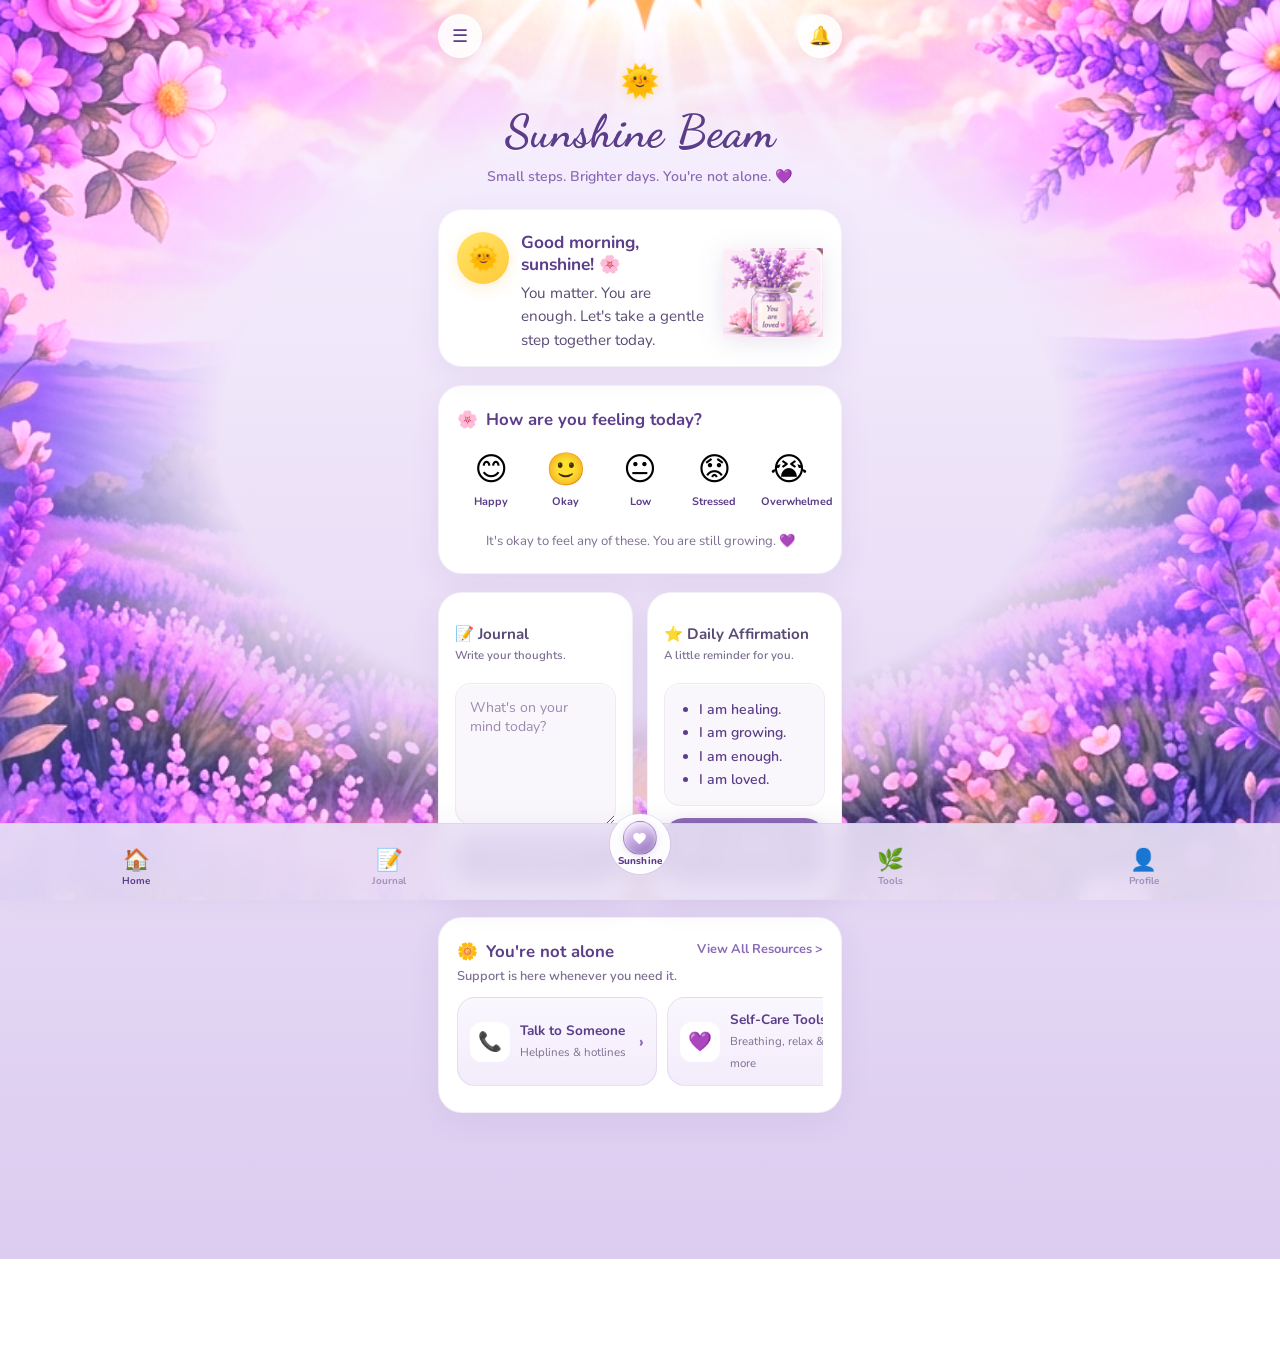
<file: app/index.html>
<!DOCTYPE html>
<html lang="en">
<head>
    <meta charset="UTF-8">
    <meta name="viewport" content="width=device-width, initial-scale=1.0">
    <meta http-equiv="refresh" content="0;url=pages/home-new.html">
    <title>Sunshine Beam</title>
    <link rel="canonical" href="pages/home-new.html">
</head>
<body>
    <p><a href="pages/home-new.html">Open Sunshine Beam</a></p>
</body>
</html>
</file>
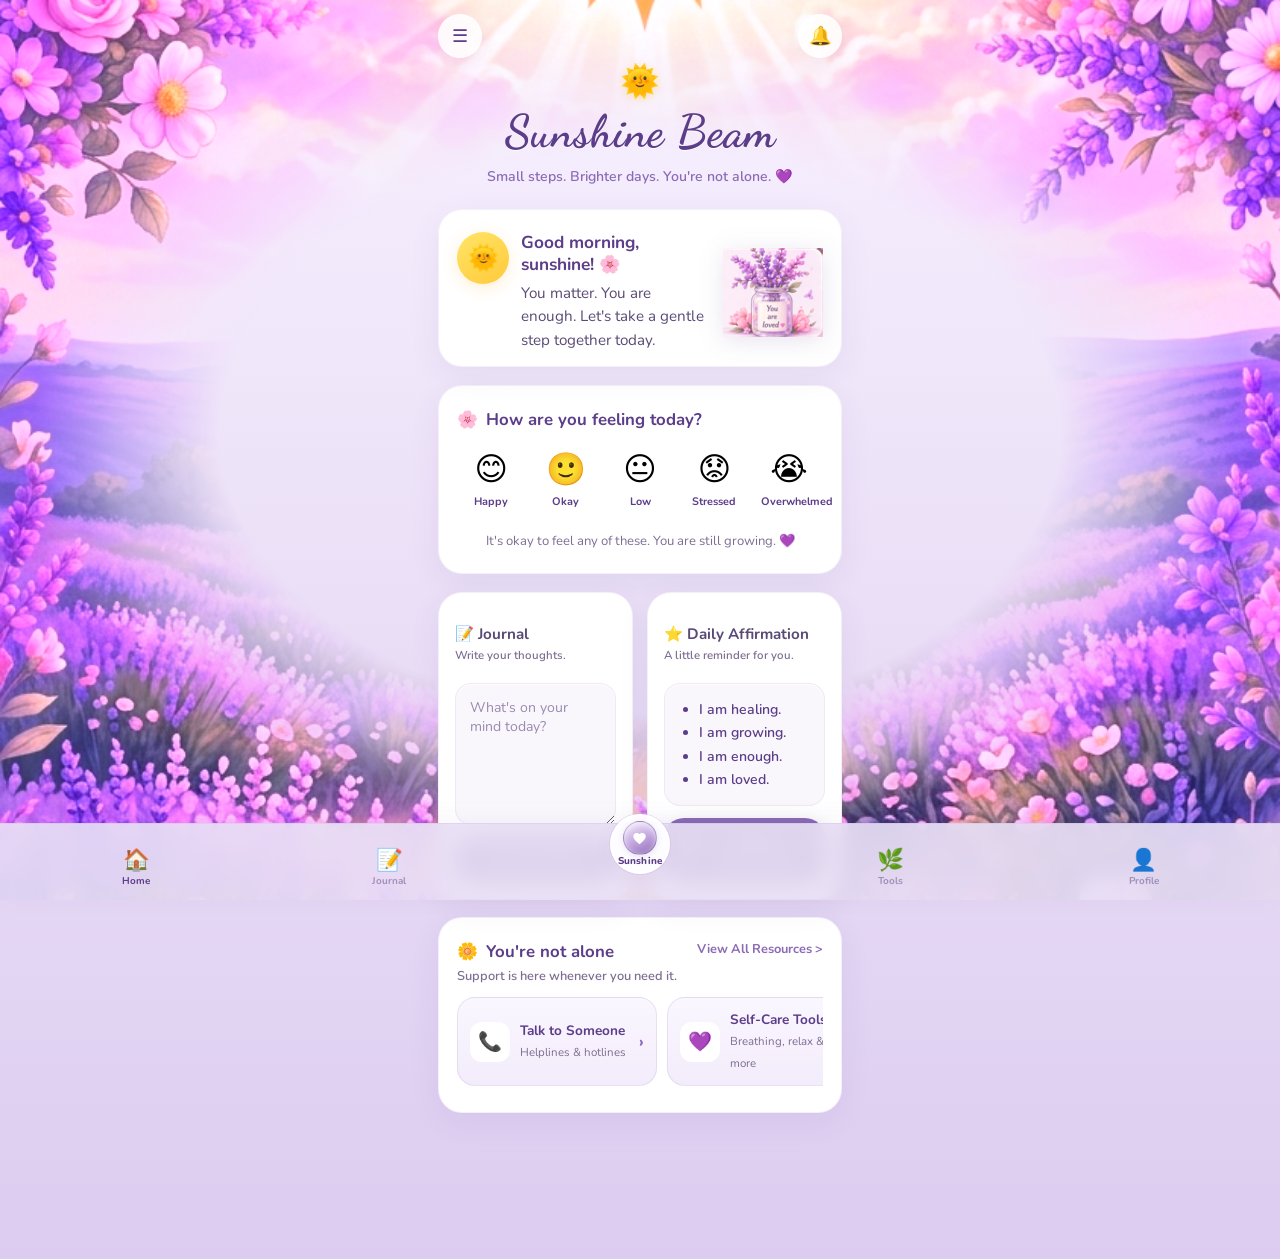
<file: app/pages/home-new.html>
<!DOCTYPE html>
<html lang="en">
<head>
    <meta charset="UTF-8">
    <meta name="viewport" content="width=device-width, initial-scale=1.0">
    <title>Sunshine Beam - Home</title>
    <link rel="preconnect" href="https://fonts.googleapis.com">
    <link rel="preconnect" href="https://fonts.gstatic.com" crossorigin>
    <link href="https://fonts.googleapis.com/css2?family=Dancing+Script:wght@600;700&family=Nunito:wght@500;600;700;800&display=swap" rel="stylesheet">
    <link rel="stylesheet" href="../css/style.css">
</head>
<body class="sb-app" data-sb-nav="home">

<div class="app-wrapper">
    <header class="sb-top">
        <button type="button" id="sb-menu-btn" class="sb-icon-btn" aria-label="Open menu">☰</button>
        <button type="button" class="sb-icon-btn" aria-label="Notifications">🔔</button>
    </header>

    <div class="sb-brand">
        <div class="sb-brand-sun" aria-hidden="true">🌞</div>
        <h1>Sunshine Beam</h1>
        <p class="sb-tagline">Small steps. Brighter days. You're not alone. 💜</p>
    </div>

    <section class="card sb-greet">
        
        <div class="sb-greet-layout">
            <div class="sb-greet-sun" aria-hidden="true">🌞</div>
            <div class="sb-greet-copy">
                <h2>Good morning, sunshine! 🌸</h2>
                <p class="sb-greet-note">You matter. You are enough. Let's take a gentle step together today.</p>
            </div>
            <div class="sb-greet-bottle-wrap" aria-hidden="true">
                <img src="../assets/greet-good-morning-art.png" class="sb-greet-bottle" width="120" height="200" alt="">
            </div>
        </div>
    </section>

    <section class="card mood-section">
        <h2 class="card-title"><span aria-hidden="true">🌸</span> How are you feeling today?</h2>
        <div class="mood-grid" id="mood-grid" role="group" aria-label="Today's mood">
            <button type="button" class="mood-item" data-mood="happy"><span class="mood-emoji">😊</span><span class="mood-label">Happy</span></button>
            <button type="button" class="mood-item" data-mood="okay"><span class="mood-emoji">🙂</span><span class="mood-label">Okay</span></button>
            <button type="button" class="mood-item" data-mood="low"><span class="mood-emoji">😐</span><span class="mood-label">Low</span></button>
            <button type="button" class="mood-item" data-mood="stressed"><span class="mood-emoji">😟</span><span class="mood-label">Stressed</span></button>
            <button type="button" class="mood-item" data-mood="overwhelmed"><span class="mood-emoji">😭</span><span class="mood-label">Overwhelmed</span></button>
        </div>
        <p class="mood-caption">It's okay to feel any of these. You are still growing. 💜</p>
    </section>

    <div class="sb-tools-row">
        <div class="sb-tool-card sb-tool-card--journal">
            <div class="sb-tool-card-inner">
                <div class="sb-tool-head">
                    <h2 class="card-title"><span aria-hidden="true">📝</span> Journal</h2>
                    <p class="sb-tool-sub">Write your thoughts.</p>
                </div>
                <label class="visually-hidden" for="home-journal">Journal entry</label>
                <div class="sb-journal-input-wrap">
                    <textarea id="home-journal" class="sb-textarea sb-textarea--inset" placeholder="What's on your mind today?"></textarea>
                   
                </div>
                <button type="button" class="btn-primary" id="save-journal"><span class="btn-primary-ico" aria-hidden="true"><svg xmlns="http://www.w3.org/2000/svg" viewBox="0 0 24 24" fill="none" stroke="currentColor" stroke-width="2" stroke-linecap="round" stroke-linejoin="round"><path d="M12 20h9"/><path d="M16.5 3.5a2.121 2.121 0 0 1 3 3L7 19l-4 1 1-4L16.5 3.5z"/></svg></span> Save Entry</button>
            </div>
        </div>
        <div class="sb-tool-card sb-tool-card--affirm">
            <div class="sb-tool-card-inner">
                <div class="sb-tool-head">
                    <h2 class="card-title"><span aria-hidden="true">⭐</span> Daily Affirmation</h2>
                    <p class="sb-tool-sub">A little reminder for you.</p>
                </div>
                <div class="sb-affirm-flank">
                    
                    <div class="sb-affirm-box" id="affirm-display">
                        <ul id="affirm-list">
                            <li>I am healing.</li>
                            <li>I am growing.</li>
                            <li>I am enough.</li>
                            <li>I am loved.</li>
                        </ul>
                    </div>
                    
                </div>
                <button type="button" class="btn-primary" id="new-affirm"><span class="btn-primary-ico" aria-hidden="true"><svg xmlns="http://www.w3.org/2000/svg" viewBox="0 0 24 24" fill="none" stroke="currentColor" stroke-width="2" stroke-linecap="round" stroke-linejoin="round"><path d="M23 4v6h-6"/><path d="M20.49 15a9 9 0 1 1-2.12-5.84L23 10"/><path d="M1 20v-6h6"/><path d="M3.51 9a9 9 0 0 1 14.85-3.36L1 14"/></svg></span> New Affirmation</button>
            </div>
        </div>
    </div>

    <section class="card">
        <div class="sb-resources-head">
            <div>
                <h2 class="card-title" style="margin:0;"><span aria-hidden="true">🌼</span> You're not alone</h2>
                <span class="sb-sub">Support is here whenever you need it.</span>
            </div>
            <a class="sb-link-all" href="healing-hub.html">View All Resources &gt;</a>
        </div>
        <div class="sb-resource-grid">
            <a class="sb-resource-tile" href="https://www.google.com/search?q=mental+health+helpline" target="_blank" rel="noopener noreferrer">
                <span class="sb-resource-icon" aria-hidden="true">📞</span>
                <div class="sb-resource-text">
                    <b>Talk to Someone</b>
                    <span>Helplines &amp; hotlines</span>
                </div>
                <span class="sb-resource-arrow" aria-hidden="true">›</span>
            </a>
            <a class="sb-resource-tile" href="healing-hub.html">
                <span class="sb-resource-icon" aria-hidden="true">💜</span>
                <div class="sb-resource-text">
                    <b>Self-Care Tools</b>
                    <span>Breathing, relax &amp; more</span>
                </div>
                <span class="sb-resource-arrow" aria-hidden="true">›</span>
            </a>
            <a class="sb-resource-tile" href="https://www.google.com/search?q=mental+health+articles+self+help" target="_blank" rel="noopener noreferrer">
                <span class="sb-resource-icon" aria-hidden="true">📖</span>
                <div class="sb-resource-text">
                    <b>Learn &amp; Grow</b>
                    <span>Articles &amp; guidance for you</span>
                </div>
                <span class="sb-resource-arrow" aria-hidden="true">›</span>
            </a>
        </div>
    </section>
</div>

<nav class="sb-nav" aria-label="Main">
    <a href="home-new.html" class="active"><span class="sb-nav-ico" aria-hidden="true">🏠</span>Home</a>
    <a href="journal.html"><span class="sb-nav-ico" aria-hidden="true">📝</span>Journal</a>
    <div class="sb-nav-center-wrap">
        <a href="home-new.html" class="sb-nav-center" aria-label="Sunshine Beam home"><span class="sb-nav-sunshine-badge" aria-hidden="true"><span class="sb-nav-sunshine-disc"><svg class="sb-nav-sunshine-heart" viewBox="0 0 24 24" aria-hidden="true" focusable="false"><path fill="currentColor" d="M12 21.35l-1.45-1.32C5.4 15.36 2 12.28 2 8.5 2 5.42 4.42 3 7.5 3c1.74 0 3.41.81 4.5 2.09C13.09 3.81 14.76 3 16.5 3 19.58 3 22 5.42 22 8.5c0 3.78-3.4 6.86-8.55 11.54L12 21.35z"/></svg></span><span class="sb-nav-sunshine-text">Sunshine</span></span></a>
    </div>
    <a href="healing-hub.html"><span class="sb-nav-ico" aria-hidden="true">🌿</span>Tools</a>
    <a href="profile.html"><span class="sb-nav-ico" aria-hidden="true">👤</span>Profile</a>
</nav>

<script>
(function () {
    var key = "sb_mood";
    var moodBtns = document.querySelectorAll(".mood-item");
    var saved = localStorage.getItem(key);
    moodBtns.forEach(function (btn) {
        if (btn.getAttribute("data-mood") === saved) btn.classList.add("selected");
        btn.addEventListener("click", function () {
            moodBtns.forEach(function (b) { b.classList.remove("selected"); });
            btn.classList.add("selected");
            localStorage.setItem(key, btn.getAttribute("data-mood"));
        });
    });

    var jKey = "myNote";
    var ta = document.getElementById("home-journal");
    if (ta) ta.value = localStorage.getItem(jKey) || "";
    document.getElementById("save-journal").addEventListener("click", function () {
        localStorage.setItem(jKey, ta.value);
        alert("Your entry is saved on this device.");
    });

    var sets = [
        ["I am healing.", "I am growing.", "I am enough.", "I am loved."],
        ["I breathe in calm.", "I breathe out tension.", "I am safe in this moment.", "I can ask for help."],
        ["My feelings are valid.", "Rest is productive.", "I deserve kindness.", "Small steps count."],
        ["I am not my worst day.", "I can try again tomorrow.", "I belong here.", "I am proud of showing up."]
    ];
    var i = 0;
    var list = document.getElementById("affirm-list");
    document.getElementById("new-affirm").addEventListener("click", function () {
        i = (i + 1) % sets.length;
        list.innerHTML = sets[i].map(function (line) { return "<li>" + line + "</li>"; }).join("");
    });
})();
</script>
<script src="../nav-drawer.js"></script>
</body>
</html>
</file>
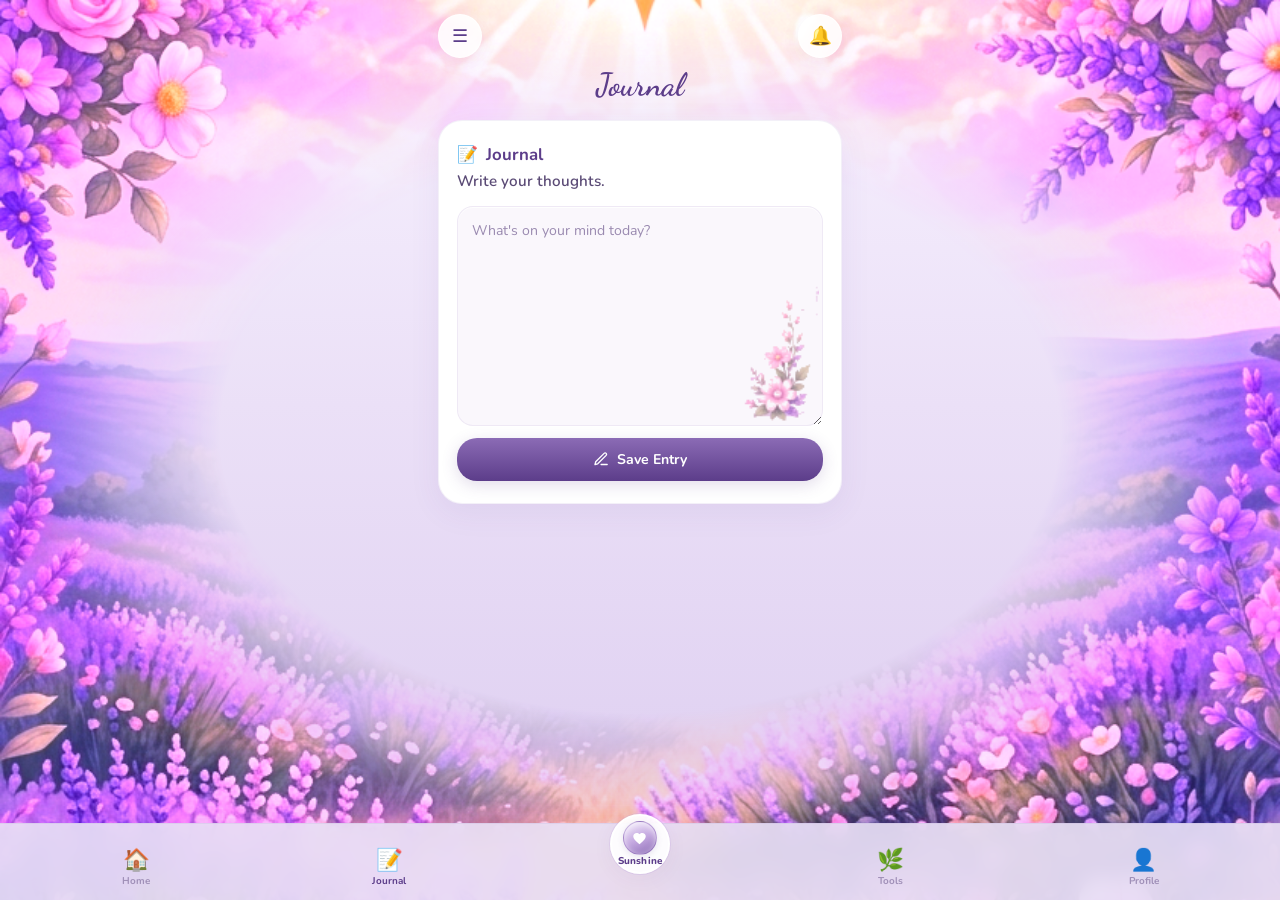
<file: app/pages/journal.html>
<!DOCTYPE html>
<html lang="en">
<head>
    <meta charset="UTF-8">
    <meta name="viewport" content="width=device-width, initial-scale=1.0">
    <title>Sunshine Beam - Journal</title>
    <link rel="preconnect" href="https://fonts.googleapis.com">
    <link rel="preconnect" href="https://fonts.gstatic.com" crossorigin>
    <link href="https://fonts.googleapis.com/css2?family=Dancing+Script:wght@600;700&family=Nunito:wght@500;600;700;800&display=swap" rel="stylesheet">
    <link rel="stylesheet" href="../css/style.css">
</head>
<body class="sb-app" data-sb-nav="journal">
    <div class="app-wrapper">
        <header class="sb-top">
            <button type="button" id="sb-menu-btn" class="sb-icon-btn" aria-label="Open menu">☰</button>
            <button type="button" class="sb-icon-btn" aria-label="Notifications">🔔</button>
        </header>
        <h1 class="sb-page-title">Journal</h1>
        <div class="card sb-tool-card--journal-page">
            <div class="sb-tool-head">
                <h2 class="card-title"><span aria-hidden="true">📝</span> Journal</h2>
                <p class="sb-tool-sub">Write your thoughts.</p>
            </div>
            <label class="visually-hidden" for="note">Journal entry</label>
            <div class="sb-journal-input-wrap">
                <textarea id="note" class="sb-textarea sb-textarea--journal sb-textarea--inset" placeholder="What's on your mind today?"></textarea>
                <img src="../assets/card-floral-decor.png" class="sb-journal-floral-br" width="110" height="140" alt="" aria-hidden="true">
            </div>
            <button type="button" class="btn-primary" onclick="localStorage.setItem('myNote', document.getElementById('note').value); alert('Saved on this device.')"><span class="btn-primary-ico" aria-hidden="true"><svg xmlns="http://www.w3.org/2000/svg" viewBox="0 0 24 24" fill="none" stroke="currentColor" stroke-width="2" stroke-linecap="round" stroke-linejoin="round"><path d="M12 20h9"/><path d="M16.5 3.5a2.121 2.121 0 0 1 3 3L7 19l-4 1 1-4L16.5 3.5z"/></svg></span> Save Entry</button>
        </div>
    </div>

    <nav class="sb-nav" aria-label="Main">
        <a href="home-new.html"><span class="sb-nav-ico" aria-hidden="true">🏠</span>Home</a>
        <a href="journal.html" class="active"><span class="sb-nav-ico" aria-hidden="true">📝</span>Journal</a>
        <div class="sb-nav-center-wrap">
            <a href="home-new.html" class="sb-nav-center" aria-label="Sunshine Beam home"><span class="sb-nav-sunshine-badge" aria-hidden="true"><span class="sb-nav-sunshine-disc"><svg class="sb-nav-sunshine-heart" viewBox="0 0 24 24" aria-hidden="true" focusable="false"><path fill="currentColor" d="M12 21.35l-1.45-1.32C5.4 15.36 2 12.28 2 8.5 2 5.42 4.42 3 7.5 3c1.74 0 3.41.81 4.5 2.09C13.09 3.81 14.76 3 16.5 3 19.58 3 22 5.42 22 8.5c0 3.78-3.4 6.86-8.55 11.54L12 21.35z"/></svg></span><span class="sb-nav-sunshine-text">Sunshine</span></span></a>
        </div>
        <a href="healing-hub.html"><span class="sb-nav-ico" aria-hidden="true">🌿</span>Tools</a>
        <a href="profile.html"><span class="sb-nav-ico" aria-hidden="true">👤</span>Profile</a>
    </nav>
    <script>document.getElementById("note").value = localStorage.getItem("myNote") || "";</script>
    <script src="../nav-drawer.js"></script>
</body>
</html>
</file>
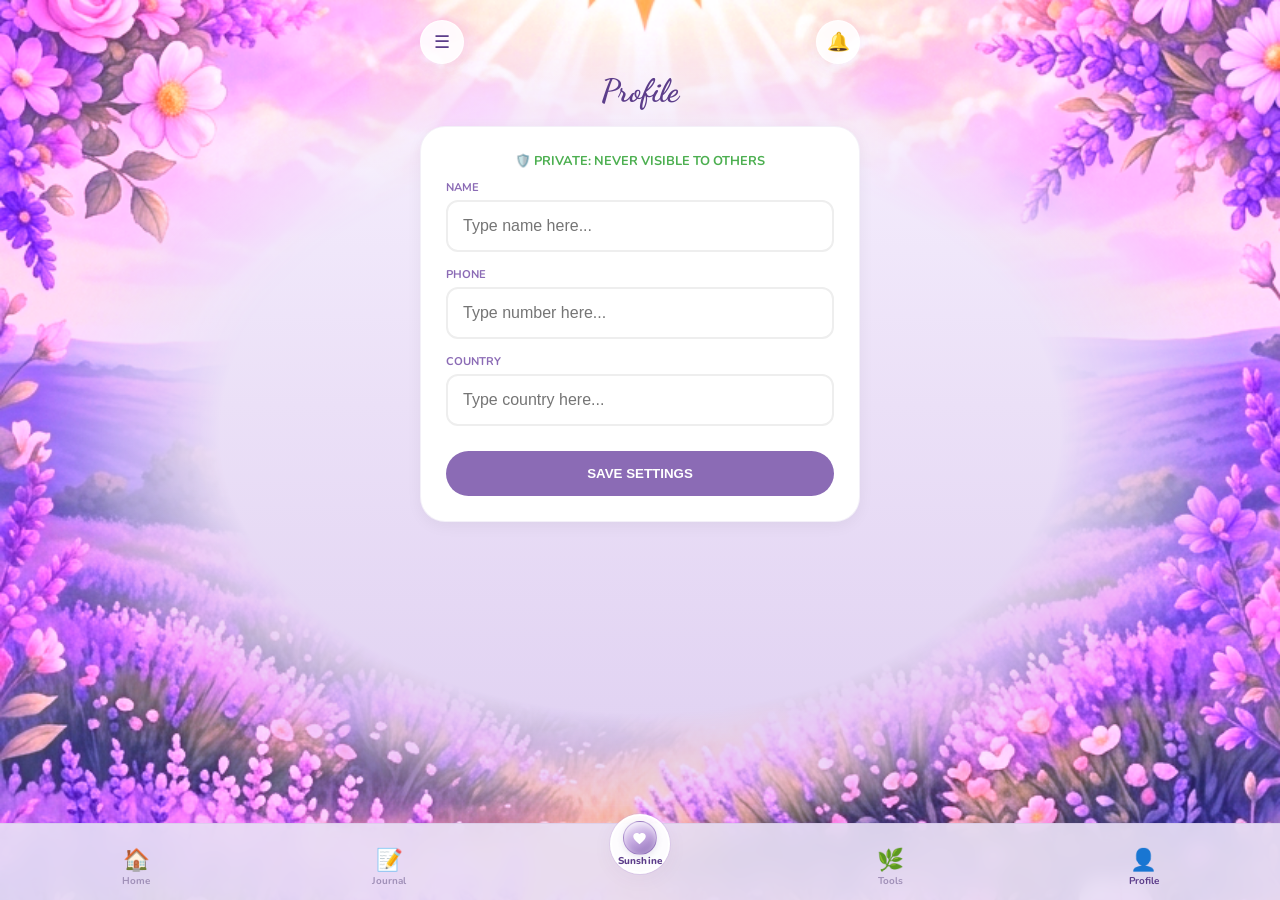
<file: app/pages/profile.html>
<!DOCTYPE html>
<html lang="en">
<head>
    <meta charset="UTF-8">
    <meta name="viewport" content="width=device-width, initial-scale=1.0">
    <meta http-equiv="Cache-Control" content="no-cache, no-store, must-revalidate">
    <title>Sunshine Beam - Profile</title>
    <link rel="preconnect" href="https://fonts.googleapis.com">
    <link rel="preconnect" href="https://fonts.gstatic.com" crossorigin>
    <link href="https://fonts.googleapis.com/css2?family=Dancing+Script:wght@600;700&family=Nunito:wght@500;600;700;800&display=swap" rel="stylesheet">
    <link rel="stylesheet" href="../css/style.css">
</head>
<body class="sb-app profile-page" data-sb-nav="profile">

<div class="container app-wrapper">
    <header class="sb-top">
        <button type="button" id="sb-menu-btn" class="sb-icon-btn" aria-label="Open menu">☰</button>
        <button type="button" class="sb-icon-btn" aria-label="Notifications">🔔</button>
    </header>
    <h1 class="sb-page-title">Profile</h1>
    <div class="card">
        <p style="color: var(--shield); font-size: 0.8rem; font-weight: bold;">🛡️ PRIVATE: NEVER VISIBLE TO OTHERS</p>
        
        <div class="info-group">
            <label>NAME</label>
            <input type="text" id="name" placeholder="Type name here...">
        </div>
        <div class="info-group">
            <label>PHONE</label>
            <input type="tel" id="phone" placeholder="Type number here...">
        </div>
        <div class="info-group">
            <label>COUNTRY</label>
            <input type="text" id="country" placeholder="Type country here...">
        </div>

        <button class="save-btn" onclick="alert('Privacy Locked! Your data is hidden from others.')">SAVE SETTINGS</button>
    </div>
</div>

<nav class="sb-nav" aria-label="Main">
    <a href="home-new.html"><span class="sb-nav-ico" aria-hidden="true">🏠</span>Home</a>
    <a href="journal.html"><span class="sb-nav-ico" aria-hidden="true">📝</span>Journal</a>
    <div class="sb-nav-center-wrap">
        <a href="home-new.html" class="sb-nav-center" aria-label="Sunshine Beam home"><span class="sb-nav-sunshine-badge" aria-hidden="true"><span class="sb-nav-sunshine-disc"><svg class="sb-nav-sunshine-heart" viewBox="0 0 24 24" aria-hidden="true" focusable="false"><path fill="currentColor" d="M12 21.35l-1.45-1.32C5.4 15.36 2 12.28 2 8.5 2 5.42 4.42 3 7.5 3c1.74 0 3.41.81 4.5 2.09C13.09 3.81 14.76 3 16.5 3 19.58 3 22 5.42 22 8.5c0 3.78-3.4 6.86-8.55 11.54L12 21.35z"/></svg></span><span class="sb-nav-sunshine-text">Sunshine</span></span></a>
    </div>
    <a href="healing-hub.html"><span class="sb-nav-ico" aria-hidden="true">🌿</span>Tools</a>
    <a href="profile.html" class="active"><span class="sb-nav-ico" aria-hidden="true">👤</span>Profile</a>
</nav>

<script>
    // Fix for "Back Button" showing old pages
    window.onpageshow = function(event) {
        if (event.persisted) { window.location.reload(); }
    };
</script>
<script src="../nav-drawer.js"></script>

</body>
</html>
</file>
<file: app/css/style.css>
/* Sunshine Beam — shared layout & theme (matches home mockup) */
:root {
    --purple-deep: #5c3d8a;
    --purple-mid: #8b6bb5;
    --purple-soft: #c4a8e0;
    --purple-tint: #ede5f7;
    --pink-soft: #f5d0e6;
    --yellow-sun: #ffe566;
    --text: #5a4a75;
    --text-muted: #7d6e92;
    --white: #ffffff;
    --nav-bg: #e8dff5;
    --shadow-card: 0 8px 32px rgba(92, 61, 138, 0.07);
    --shadow-soft: 0 4px 20px rgba(92, 61, 138, 0.06);
    --radius-card: 24px;
    --radius-btn: 20px;
    --radius-field: 16px;
    --max-app: 440px;
    --space-xs: 6px;
    --space-sm: 10px;
    --space-md: 16px;
    --space-lg: 22px;
    --line-soft: rgba(139, 107, 181, 0.1);
}

*,
*::before,
*::after {
    box-sizing: border-box;
}

html {
    -webkit-text-size-adjust: 100%;
    min-height: 100%;
    /* Shows through the “hole” in the masked mock image (no baked-in page text there) */
    background: linear-gradient(180deg, #f8f2ff 0%, #ebe0f7 45%, #dcccf0 100%);
}

/*
  Full-page art (not hero-bg.png). Radial mask hides baked-in center UI so edge sky/florals show;
  your cards use assets/greet-good-morning-art.png + assets/card-floral-decor.png like the mock.
*/
body.sb-app {
    margin: 0;
    min-height: 100vh;
    min-height: 100dvh;
    font-family: "Nunito", "Segoe UI", system-ui, sans-serif;
    color: var(--text);
    background: transparent;
    padding-bottom: 100px;
    position: relative;
}

body.sb-app::before {
    content: "";
    position: fixed;
    inset: 0;
    z-index: -1;
    pointer-events: none;
    background-image: url("../IMG_20260426_231600.png");
    background-size: cover;
    background-position: center center;
    background-repeat: no-repeat;
    /* WebKit: luminance mask — black center hides mock text, white edge shows florals */
    -webkit-mask-image: radial-gradient(
        ellipse 82% 78% at 50% 48%,
        #000 0%,
        #000 40%,
        #4a4a4a 50%,
        #fff 58%,
        #fff 100%
    );
    /* Standard: alpha — transparent center, opaque edge */
    mask-image: radial-gradient(
        ellipse 82% 78% at 50% 48%,
        rgba(0, 0, 0, 0) 0%,
        rgba(0, 0, 0, 0) 40%,
        rgba(0, 0, 0, 0.45) 50%,
        rgba(0, 0, 0, 1) 58%,
        rgba(0, 0, 0, 1) 100%
    );
    mask-mode: alpha;
    -webkit-mask-repeat: no-repeat;
    mask-repeat: no-repeat;
    -webkit-mask-size: 100% 100%;
    mask-size: 100% 100%;
}

@media (max-aspect-ratio: 10/16) {
    body.sb-app::before {
        background-position: center 52%;
        -webkit-mask-image: radial-gradient(
            ellipse 92% 84% at 50% 50%,
            #000 0%,
            #000 42%,
            #555 52%,
            #fff 60%,
            #fff 100%
        );
        mask-image: radial-gradient(
            ellipse 92% 84% at 50% 50%,
            rgba(0, 0, 0, 0) 0%,
            rgba(0, 0, 0, 0) 42%,
            rgba(0, 0, 0, 0.5) 52%,
            rgba(0, 0, 0, 1) 60%,
            rgba(0, 0, 0, 1) 100%
        );
    }
}

@media (min-width: 900px) {
    body.sb-app::before {
        background-position: center 45%;
    }
}

@media (prefers-reduced-motion: reduce) {
    body.sb-app::before {
        position: absolute;
        height: 100%;
        min-height: 100dvh;
    }
}

a {
    color: var(--purple-mid);
}

.app-wrapper {
    max-width: var(--max-app);
    margin: 0 auto;
    padding: 14px 18px 28px;
}

/* Top bar */
.sb-top {
    display: flex;
    align-items: center;
    justify-content: space-between;
    margin-bottom: 8px;
}

.sb-icon-btn {
    width: 44px;
    height: 44px;
    border-radius: 50%;
    border: 1px solid rgba(255, 255, 255, 0.75);
    background: rgba(255, 255, 255, 0.88);
    box-shadow: var(--shadow-soft);
    cursor: pointer;
    font-size: 1.15rem;
    display: flex;
    align-items: center;
    justify-content: center;
    color: var(--purple-deep);
}

.sb-icon-btn:active {
    transform: scale(0.96);
}

/* Brand */
.sb-brand {
    text-align: center;
    margin-bottom: 22px;
    padding: 0 4px;
}

.sb-brand-sun {
    font-size: 2rem;
    line-height: 1;
    filter: drop-shadow(0 2px 4px rgba(255, 200, 80, 0.4));
}

.sb-brand h1 {
    margin: 6px 0 8px;
    font-family: "Dancing Script", cursive;
    font-size: clamp(2.25rem, 8vw, 2.85rem);
    font-weight: 700;
    color: var(--purple-deep);
    text-shadow: 0 1px 0 rgba(255, 255, 255, 0.85);
    letter-spacing: 0.01em;
}

.sb-tagline {
    margin: 0 auto;
    max-width: 320px;
    font-size: 0.88rem;
    font-weight: 600;
    color: var(--purple-mid);
    line-height: 1.45;
}

/* Cards */
.card {
    background: var(--white);
    border-radius: var(--radius-card);
    padding: var(--space-lg) calc(var(--space-md) + 2px);
    margin-bottom: 18px;
    box-shadow: var(--shadow-card);
    border: 1px solid var(--line-soft);
}

.card h2,
.card .card-title {
    margin: 0 0 10px;
    font-size: 1.05rem;
    font-weight: 700;
    color: var(--purple-deep);
    display: flex;
    align-items: center;
    gap: 8px;
}

.card p {
    margin: 0 0 8px;
    line-height: 1.55;
    font-size: 0.95rem;
    color: var(--text);
}

.card p:last-child {
    margin-bottom: 0;
}

/* Greeting — vertical florals (hero-style) + sun + copy + jar art */
.sb-greet {
    position: relative;
    overflow: hidden;
    padding-bottom: 14px;
}

.sb-greet-flowers {
    position: absolute;
    left: 2px;
    bottom: 4px;
    width: min(92px, 38vw);
    height: auto;
    max-height: 72%;
    object-fit: contain;
    object-position: left bottom;
    opacity: 0.78;
    pointer-events: none;
    z-index: 0;
}

.sb-greet-layout {
    position: relative;
    z-index: 1;
    display: grid;
    grid-template-columns: auto 1fr minmax(72px, 28%);
    gap: 14px 12px;
    align-items: start;
}

.sb-greet-sun {
    width: 52px;
    height: 52px;
    border-radius: 50%;
    background: linear-gradient(145deg, var(--yellow-sun), #ffc93c);
    display: flex;
    align-items: center;
    justify-content: center;
    font-size: 1.65rem;
    box-shadow: 0 4px 16px rgba(255, 180, 60, 0.22);
}

.sb-greet-copy {
    min-width: 0;
}

.sb-greet-copy h2 {
    margin: 0 0 6px;
    font-size: 1.08rem;
    text-align: left;
    line-height: 1.25;
}

.sb-greet-note {
    font-size: 0.88rem;
    color: var(--text-muted);
    text-align: left;
    margin: 0;
}

.sb-greet-bottle-wrap {
    justify-self: end;
    align-self: center;
    position: relative;
    z-index: 2;
}

.sb-greet-bottle {
    width: 100%;
    max-width: 100px;
    height: auto;
    display: block;
    filter: drop-shadow(0 4px 12px rgba(92, 61, 138, 0.14));
}

@media (max-width: 400px) {
    .sb-greet-layout {
        grid-template-columns: auto 1fr;
    }

    .sb-greet-bottle-wrap {
        grid-column: 1 / -1;
        justify-self: end;
        margin-top: 8px;
    }

    .sb-greet-bottle {
        max-width: 88px;
    }
}

/* Journal / Daily Affirmation — subtitles + art placement like mock */
.sb-tool-card-inner {
    display: flex;
    flex-direction: column;
    flex: 1;
    min-height: 0;
    position: relative;
    z-index: 1;
    gap: 12px;
}

.sb-tool-head .card-title {
    margin-bottom: 4px;
}

.sb-tool-sub {
    margin: 0 0 8px;
    font-size: 0.72rem;
    font-weight: 600;
    color: var(--text-muted);
    line-height: 1.35;
}

.sb-journal-input-wrap {
    position: relative;
    flex: 1;
    display: flex;
    flex-direction: column;
    min-height: 118px;
    margin-bottom: 0;
}

.sb-journal-input-wrap .sb-textarea {
    flex: 1;
    min-height: 118px;
    position: relative;
    z-index: 1;
    margin-bottom: 0;
}

.sb-textarea--inset {
    padding-right: 24%;
    padding-bottom: 20px;
}

.sb-journal-floral-br {
    position: absolute;
    right: 4px;
    bottom: 4px;
    width: min(52%, 92px);
    height: auto;
    max-height: 80%;
    object-fit: contain;
    object-position: bottom right;
    pointer-events: none;
    z-index: 2;
    opacity: 0.76;
}

.sb-affirm-flank {
    display: flex;
    flex-direction: row;
    align-items: stretch;
    gap: 10px;
    flex: 1;
    min-height: 120px;
    margin-bottom: 0;
}

.sb-affirm-flank .sb-affirm-box {
    flex: 1;
    min-width: 0;
    margin-bottom: 0;
    min-height: 0;
}

.sb-affirm-floral {
    width: min(18%, 30px);
    min-width: 20px;
    height: auto;
    max-height: 100%;
    object-fit: contain;
    align-self: center;
    flex-shrink: 0;
    opacity: 0.72;
    pointer-events: none;
}

.sb-affirm-floral--left {
    transform: scaleX(-1);
}

@media (max-width: 420px) {
    .sb-affirm-floral {
        width: min(13%, 24px);
        min-width: 16px;
    }
}

.sb-tool-card--journal-page {
    position: relative;
    overflow: hidden;
    padding: var(--space-lg) calc(var(--space-md) + 2px);
    display: flex;
    flex-direction: column;
    gap: 12px;
    min-height: 320px;
}

.sb-tool-card--journal-page .sb-journal-input-wrap {
    min-height: 220px;
}

.sb-tool-card--journal-page .sb-textarea--journal {
    min-height: 200px;
    margin-bottom: 0;
}


/* Mood */
.mood-section .mood-caption {
    text-align: center;
    font-size: 0.82rem;
    color: var(--text-muted);
    margin-top: 12px;
}

.mood-grid {
    display: flex;
    justify-content: space-between;
    gap: 6px;
    flex-wrap: nowrap;
}

.mood-item {
    flex: 1;
    min-width: 0;
    text-align: center;
    cursor: pointer;
    padding: 8px 4px;
    border-radius: 16px;
    border: 2px solid transparent;
    transition: background 0.2s, border-color 0.2s;
}

.mood-item:hover {
    background: var(--purple-tint);
}

.mood-item.selected {
    border-color: var(--purple-soft);
    background: var(--purple-tint);
}

.mood-emoji {
    font-size: clamp(1.6rem, 5vw, 2rem);
    line-height: 1.2;
    display: block;
}

.mood-label {
    display: block;
    font-size: 0.68rem;
    font-weight: 700;
    color: var(--purple-deep);
    margin-top: 4px;
    text-transform: capitalize;
}

/* Two-column tools */
.sb-tools-row {
    display: grid;
    grid-template-columns: 1fr 1fr;
    gap: 14px;
    margin-bottom: 18px;
}

@media (max-width: 380px) {
    .sb-tools-row {
        grid-template-columns: 1fr;
    }
}

.sb-tool-card {
    background: var(--white);
    border-radius: var(--radius-card);
    padding: 18px 16px;
    box-shadow: var(--shadow-card);
    border: 1px solid var(--line-soft);
    display: flex;
    flex-direction: column;
    min-height: 260px;
}

.sb-tool-card .card-title {
    font-size: 0.95rem;
    margin-bottom: 10px;
}

.sb-tool-card .sb-tool-head .card-title {
    margin-bottom: 4px;
}

.sb-textarea {
    flex: 1;
    width: 100%;
    min-height: 120px;
    border: 1px solid var(--line-soft);
    border-radius: var(--radius-field);
    padding: 14px;
    font-family: inherit;
    font-size: 0.88rem;
    resize: vertical;
    background: #faf7fc;
    color: var(--text);
    margin-bottom: 10px;
    box-shadow: inset 0 1px 0 rgba(255, 255, 255, 0.85);
}

.sb-tool-card-inner .sb-textarea {
    margin-bottom: 0;
}

.sb-textarea::placeholder {
    color: #9a8ab0;
}

.sb-affirm-box {
    flex: 1;
    background: #faf7fc;
    border: 1px solid var(--line-soft);
    border-radius: var(--radius-field);
    padding: 14px 16px;
    font-size: 0.88rem;
    line-height: 1.65;
    color: var(--purple-deep);
    font-weight: 600;
    margin-bottom: 0;
    min-height: 120px;
    box-shadow: inset 0 1px 0 rgba(255, 255, 255, 0.85);
}

.sb-affirm-box ul {
    margin: 0;
    padding-left: 18px;
}

.btn-primary {
    display: inline-flex;
    align-items: center;
    justify-content: center;
    gap: 8px;
    width: 100%;
    border: none;
    border-radius: var(--radius-btn);
    padding: 12px 14px;
    font-family: inherit;
    font-size: 0.88rem;
    font-weight: 700;
    color: var(--white);
    background: linear-gradient(180deg, var(--purple-mid), var(--purple-deep));
    cursor: pointer;
    box-shadow: 0 4px 16px rgba(92, 61, 138, 0.18);
}

.btn-primary:active {
    transform: translateY(1px);
}

.btn-primary-ico {
    display: inline-flex;
    align-items: center;
    justify-content: center;
    flex-shrink: 0;
    width: 1.15em;
    height: 1.15em;
    color: inherit;
}

.btn-primary-ico svg {
    width: 100%;
    height: 100%;
    display: block;
}

/* Resources */
.sb-resources-head {
    display: flex;
    align-items: flex-start;
    justify-content: space-between;
    gap: 12px;
    margin-bottom: 12px;
}

.sb-resources-head h2 {
    margin: 0;
    flex: 1;
}

.sb-sub {
    display: block;
    font-size: 0.8rem;
    font-weight: 600;
    color: var(--text-muted);
    margin-top: 4px;
}

.sb-link-all {
    font-size: 0.8rem;
    font-weight: 700;
    text-decoration: none;
    white-space: nowrap;
    color: var(--purple-mid);
}

.sb-resource-grid {
    display: flex;
    gap: 10px;
    overflow-x: auto;
    padding-bottom: 4px;
    scroll-snap-type: x mandatory;
    -webkit-overflow-scrolling: touch;
}

.sb-resource-tile {
    flex: 0 0 min(200px, 78vw);
    scroll-snap-align: start;
    display: flex;
    align-items: center;
    gap: 10px;
    padding: 12px;
    border-radius: 18px;
    background: linear-gradient(180deg, #faf7ff, #f3ecfb);
    text-decoration: none;
    color: inherit;
    border: 1px solid rgba(139, 107, 181, 0.15);
    transition: transform 0.15s, box-shadow 0.15s;
}

.sb-resource-tile:hover {
    box-shadow: 0 6px 16px rgba(92, 61, 138, 0.12);
}

.sb-resource-tile:active {
    transform: scale(0.99);
}

.sb-resource-icon {
    width: 40px;
    height: 40px;
    border-radius: 12px;
    background: var(--white);
    display: flex;
    align-items: center;
    justify-content: center;
    font-size: 1.2rem;
    flex-shrink: 0;
}

.sb-resource-text b {
    display: block;
    font-size: 0.85rem;
    color: var(--purple-deep);
}

.sb-resource-text span {
    font-size: 0.72rem;
    color: var(--text-muted);
}

.sb-resource-arrow {
    margin-left: auto;
    font-weight: 800;
    color: var(--purple-mid);
}

/* Bottom navigation */
.sb-nav {
    position: fixed;
    left: 0;
    right: 0;
    bottom: 0;
    z-index: 1000;
    background: rgba(232, 223, 245, 0.92);
    border-top: 1px solid var(--line-soft);
    padding: 8px 10px calc(8px + env(safe-area-inset-bottom, 0));
    display: flex;
    justify-content: space-around;
    align-items: flex-end;
    max-width: 100%;
    box-shadow: 0 -4px 24px rgba(92, 61, 138, 0.05);
    backdrop-filter: blur(10px);
    -webkit-backdrop-filter: blur(10px);
}

.sb-nav a {
    flex: 1;
    text-align: center;
    text-decoration: none;
    color: #a090b8;
    font-size: 0.62rem;
    font-weight: 700;
    display: flex;
    flex-direction: column;
    align-items: center;
    gap: 2px;
    padding: 4px 2px;
    min-width: 0;
}

.sb-nav a .sb-nav-ico {
    font-size: 1.35rem;
    line-height: 1;
}

.sb-nav a.active {
    color: var(--purple-deep);
}

/* Center nav: soft white disc + built-in purple “Sunshine” badge (no raster border/whitespace) */
.sb-nav-center {
    position: relative;
    top: -18px;
    width: 60px;
    height: 60px;
    min-width: 60px;
    max-width: 60px;
    min-height: 60px;
    padding: 4px;
    border-radius: 50%;
    background: rgba(255, 255, 255, 0.92);
    border: 2px solid rgba(255, 255, 255, 0.95);
    box-shadow:
        var(--shadow-soft),
        0 0 0 1px rgba(196, 168, 224, 0.28);
    display: flex;
    align-items: center;
    justify-content: center;
    text-decoration: none;
    color: var(--purple-deep);
    backdrop-filter: blur(8px);
    -webkit-backdrop-filter: blur(8px);
}

.sb-nav-sunshine-badge {
    display: flex;
    flex-direction: column;
    align-items: center;
    justify-content: center;
    gap: 2px;
    width: 100%;
    pointer-events: none;
    line-height: 1;
}

.sb-nav-sunshine-disc {
    width: 34px;
    height: 34px;
    border-radius: 50%;
    display: flex;
    align-items: center;
    justify-content: center;
    flex-shrink: 0;
    background: linear-gradient(
        155deg,
        #f4ecfc 0%,
        var(--purple-soft) 52%,
        var(--purple-mid) 100%
    );
    color: var(--white);
    border: 1px solid rgba(139, 107, 181, 0.35);
    box-shadow:
        inset 0 2px 6px rgba(255, 255, 255, 0.65),
        0 2px 6px rgba(92, 61, 138, 0.12);
}

.sb-nav-sunshine-heart {
    width: 15px;
    height: 15px;
    display: block;
}

.sb-nav-sunshine-text {
    font-size: max(9px, 0.62rem);
    font-weight: 800;
    color: var(--purple-deep);
    letter-spacing: 0.02em;
}

.sb-drawer-sunshine-disc {
    width: 28px;
    height: 28px;
    border-radius: 50%;
    display: flex;
    align-items: center;
    justify-content: center;
    flex-shrink: 0;
    background: linear-gradient(
        155deg,
        #f4ecfc 0%,
        var(--purple-soft) 52%,
        var(--purple-mid) 100%
    );
    color: var(--white);
    border: 1px solid rgba(139, 107, 181, 0.35);
    box-shadow:
        inset 0 2px 5px rgba(255, 255, 255, 0.55),
        0 1px 4px rgba(92, 61, 138, 0.1);
}

.sb-drawer-sunshine-heart {
    width: 13px;
    height: 13px;
    display: block;
}

.sb-nav-center-wrap {
    flex: 1;
    display: flex;
    justify-content: center;
    align-items: flex-end;
    min-width: 62px;
}

/* Slide-out menu (hamburger) */
body.sb-drawer-open {
    overflow: hidden;
}

.sb-drawer {
    position: fixed;
    inset: 0;
    z-index: 1100;
    pointer-events: none;
    visibility: hidden;
}

.sb-drawer.is-open {
    pointer-events: auto;
    visibility: visible;
}

.sb-drawer-backdrop {
    position: absolute;
    inset: 0;
    background: rgba(45, 30, 70, 0.35);
    opacity: 0;
    transition: opacity 0.25s ease;
}

.sb-drawer.is-open .sb-drawer-backdrop {
    opacity: 1;
}

.sb-drawer-panel {
    position: absolute;
    top: 0;
    left: 0;
    bottom: 0;
    width: min(300px, 88vw);
    max-width: 100%;
    background: var(--white);
    box-shadow: 8px 0 40px rgba(92, 61, 138, 0.2);
    transform: translateX(-100%);
    transition: transform 0.28s ease;
    display: flex;
    flex-direction: column;
    padding: env(safe-area-inset-top, 0) 0 env(safe-area-inset-bottom, 0);
}

.sb-drawer.is-open .sb-drawer-panel {
    transform: translateX(0);
}

.sb-drawer-head {
    display: flex;
    align-items: center;
    justify-content: space-between;
    padding: 16px 18px;
    border-bottom: 1px solid var(--purple-tint);
    font-family: "Dancing Script", cursive;
    font-size: 1.5rem;
    font-weight: 700;
    color: var(--purple-deep);
}

.sb-drawer-close {
    width: 40px;
    height: 40px;
    border: none;
    border-radius: 50%;
    background: var(--purple-tint);
    color: var(--purple-deep);
    font-size: 1.5rem;
    line-height: 1;
    cursor: pointer;
    display: flex;
    align-items: center;
    justify-content: center;
}

.sb-drawer-nav {
    display: flex;
    flex-direction: column;
    padding: 12px 14px;
    gap: 6px;
    overflow-y: auto;
}

.sb-drawer-nav a {
    display: flex;
    align-items: center;
    gap: 14px;
    padding: 14px 16px;
    border-radius: 16px;
    text-decoration: none;
    font-weight: 700;
    font-size: 1rem;
    color: var(--text);
    background: transparent;
    transition: background 0.15s;
}

.sb-drawer-nav a:hover {
    background: var(--purple-tint);
}

.sb-drawer-nav a.active {
    background: linear-gradient(90deg, var(--purple-tint), rgba(237, 229, 247, 0.4));
    color: var(--purple-deep);
}

.sb-drawer-nav a .sb-drawer-ico {
    font-size: 1.35rem;
    width: 2rem;
    text-align: center;
    display: flex;
    align-items: center;
    justify-content: center;
}

.sb-drawer-nav a.sb-drawer-sun {
    background: linear-gradient(90deg, #f3ecfb, var(--purple-tint));
    border: 1px solid rgba(139, 107, 181, 0.2);
}

.sb-drawer-nav a.sb-drawer-sun.active {
    background: linear-gradient(90deg, #e8dff5, #dcccf0);
    color: var(--purple-deep);
}

/* Inner pages (journal, hub, profile) */
.sb-page-title {
    font-family: "Dancing Script", cursive;
    font-size: 2rem;
    color: var(--purple-deep);
    text-align: center;
    margin: 8px 0 16px;
}

/* Utilities (moved from inline HTML) */
.visually-hidden {
    position: absolute;
    width: 1px;
    height: 1px;
    padding: 0;
    margin: -1px;
    overflow: hidden;
    clip: rect(0, 0, 0, 0);
    white-space: nowrap;
    border: 0;
}

button.mood-item {
    background: transparent;
    font: inherit;
}

.sb-textarea--journal {
    min-height: 280px;
}

.sb-hub-header-wrap {
    padding-bottom: 4px;
}

/* Healing hub (tools) */
.page-healing-hub {
    --p: #8b6bb5;
}

.page-healing-hub .tabs {
    display: flex;
    overflow-x: auto;
    padding: 15px;
    gap: 10px;
    background: white;
    position: sticky;
    top: 0;
    z-index: 100;
    box-shadow: 0 2px 10px rgba(0, 0, 0, 0.05);
}

.page-healing-hub .tab {
    padding: 10px 20px;
    border-radius: 20px;
    background: #eee;
    white-space: nowrap;
    cursor: pointer;
    font-size: 0.85rem;
    font-weight: bold;
    border: none;
}

.page-healing-hub .tab.active {
    background: var(--p);
    color: white;
}

.page-healing-hub .wrapper {
    padding: 15px;
}

.page-healing-hub .section-title {
    font-size: 1.2rem;
    margin: 10px 0;
    color: var(--p);
    font-family: "Nunito", sans-serif;
    font-weight: 800;
}

.page-healing-hub .list-container {
    display: flex;
    flex-direction: column;
    gap: 10px;
}

.page-healing-hub .row {
    background: white;
    padding: 15px;
    border-radius: 15px;
    display: flex;
    justify-content: space-between;
    align-items: center;
    box-shadow: 0 2px 8px rgba(0, 0, 0, 0.05);
}

.page-healing-hub .info b {
    display: block;
    color: var(--p);
    font-size: 0.95rem;
}

.page-healing-hub .info span {
    font-size: 0.75rem;
    color: #888;
}

.page-healing-hub .btn {
    background: var(--p);
    color: white;
    text-decoration: none;
    padding: 10px 15px;
    border-radius: 20px;
    font-size: 0.75rem;
    font-weight: bold;
}

/* Profile */
.profile-page {
    --p: #8b6bb5;
    --shield: #4caf50;
}

.profile-page .container.app-wrapper {
    max-width: 480px;
    margin: 0 auto;
    padding: 20px;
    text-align: center;
}

.profile-page .container.app-wrapper > .card {
    background: var(--white);
    border-radius: 25px;
    padding: 25px;
    box-shadow: 0 4px 15px rgba(0, 0, 0, 0.05);
}

.profile-page .info-group {
    text-align: left;
    margin-bottom: 15px;
}

.profile-page .info-group label {
    display: block;
    font-size: 0.7rem;
    font-weight: bold;
    color: var(--p);
    margin-bottom: 5px;
}

.profile-page input {
    width: 100%;
    padding: 15px;
    border-radius: 12px;
    border: 2px solid #eee;
    font-size: 1rem;
    box-sizing: border-box;
    outline: none;
    background: #fff;
}

.profile-page input:focus {
    border-color: var(--p);
    background: #fff;
}

.profile-page .save-btn {
    background: var(--p);
    color: white;
    border: none;
    padding: 15px;
    border-radius: 25px;
    width: 100%;
    font-weight: bold;
    cursor: pointer;
    margin-top: 10px;
}

.profile-page .sb-page-title {
    margin-top: 0;
}
</file>
